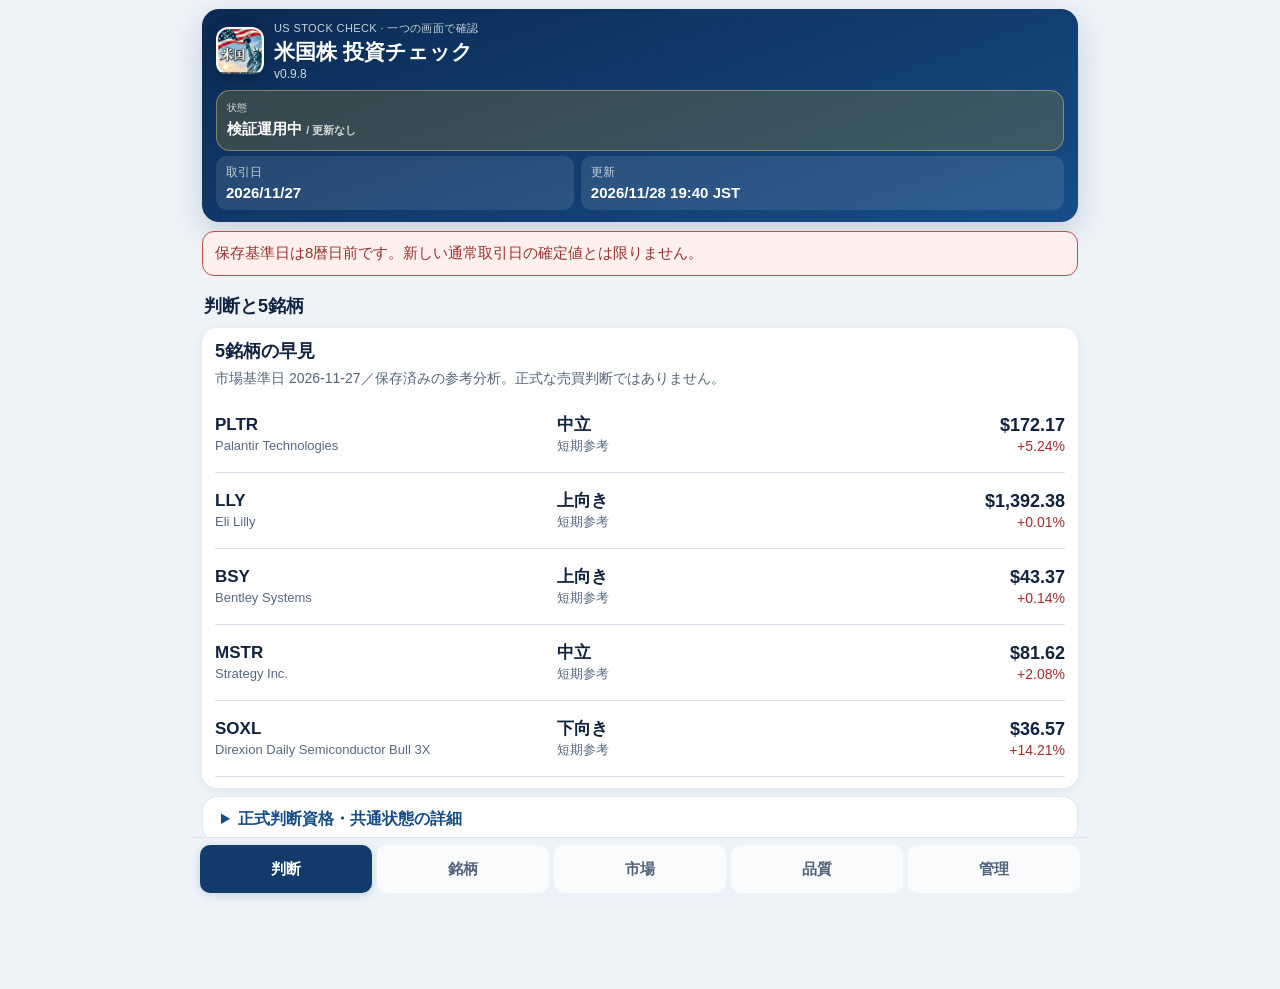
<file: docs/index.html>
<!doctype html>
<html lang="ja">
<head>
  <meta charset="utf-8">
  <meta name="viewport" content="width=device-width,initial-scale=1,viewport-fit=cover">
  <meta name="theme-color" content="#0b2a53">
  <meta name="apple-mobile-web-app-capable" content="yes">
  <meta name="apple-mobile-web-app-status-bar-style" content="default">
  <meta name="apple-mobile-web-app-title" content="米国株">
  <title>米国株 投資チェック</title>
  <link rel="manifest" href="./manifest.webmanifest">
  <link rel="apple-touch-icon" href="./icons/us-stock-icon.png">
  <link rel="icon" href="./icons/us-stock-icon.png" type="image/png">
  <link rel="stylesheet" href="./style.css?v=0.9.8">
</head>
<body>
  <main class="app unified-root">
    <header class="hero" id="top">
      <div class="hero-row">
        <img class="app-icon" src="./icons/us-stock-icon.png" alt="米国株アプリ">
        <div class="hero-title">
          <div class="eyebrow">US STOCK CHECK · 一つの画面で確認</div>
          <h1>米国株 投資チェック</h1>
          <div id="version" class="version">v0.9.8</div>
        </div>
      </div>

      <div class="status-compact">
        <div id="stateBox" class="status-box status-primary">
          <span>状態</span>
          <strong id="appState">準備中</strong>
        </div>
        <div class="status-meta">
          <div><span>取引日</span><strong id="tradeDate">—</strong></div>
          <div><span>更新</span><strong id="updatedAt">—</strong></div>
        </div>
      </div>
    </header>
    <div id="unifiedNotice" class="unified-notice" role="alert" hidden></div>


    <div id="tab-overview" class="tab-panel" role="tabpanel" aria-labelledby="tabbtn-overview" data-tab-panel="overview">

      <section id="overviewSection">
        <h2>判断と5銘柄</h2>
        <div id="digest" class="card muted">最新データを読み込み中です。</div>
      </section>
      <details class="app-disclosure unified-common-details"><summary>正式判断資格・共通状態の詳細</summary>
      <section id="commonSection" class="hidden">
        <h2>判断可否</h2>
        <div id="commonDigest" class="card"></div>
      </section>
      </details>
    </div>

    <div id="tab-stocks" class="tab-panel" role="tabpanel" aria-labelledby="tabbtn-stocks" data-tab-panel="stocks" hidden>
      <section id="stocksSection">
        <h2>対象銘柄</h2>
        <div id="stocks" class="cards"></div>
      </section>
    </div>

    <div id="tab-market" class="tab-panel" role="tabpanel" aria-labelledby="tabbtn-market" data-tab-panel="market" hidden>
      <section id="marketSection">
        <h2>市場環境</h2>
        <div id="market" class="cards compact"></div>
        <details id="marketChartsDetails" class="app-disclosure hidden">
          <summary>市場環境の28日チャートを見る</summary>
          <div class="disclosure-body">
            <div id="marketCharts" class="market-chart-list"></div>
            <p>横線＝値の目安、縦の点線＝日曜始まりの週区切り。欠損日は補完せず、取得済みデータだけを実際の日付位置に表示します。</p>
          </div>
        </details>
        <details class="app-disclosure">
          <summary>市場環境の見方</summary>
          <div class="disclosure-body">市場環境は個別銘柄の背景確認用です。この表示だけで正式な売買判断を変更しません。</div>
        </details>
      </section>
    </div>

    <div id="tab-quality" class="tab-panel" role="tabpanel" aria-labelledby="tabbtn-quality" data-tab-panel="quality" hidden>
      <section id="qualitySection">
        <h2>データ品質</h2>
        <div id="quality" class="card"></div>
        <details class="app-disclosure">
          <summary>データ品質の見方</summary>
          <div class="disclosure-body">
            <div class="legend-row"><span class="quality-pill pass">正常</span><span>確認済み・正常</span></div>
            <div class="legend-row"><span class="quality-pill pending">確認待ち</span><span>独立確認待ち。主データの確定値は利用可能</span></div>
            <div class="legend-row"><span class="quality-pill fail">要確認</span><span>確認が必要</span></div>
          </div>
        </details>
      </section>

      <section id="noticesSection" class="hidden">
        <h2>確認事項</h2>
        <div id="notices" class="card notice-card"></div>
      </section>

    </div>

    <div id="tab-manage" class="tab-panel" role="tabpanel" aria-labelledby="tabbtn-manage" data-tab-panel="manage" hidden>
      <section id="unifiedManageSection">
        <h2>管理・更新</h2>
        <div class="card unified-manage">
          <p>現在の公開済みJSONを再取得します。取得・計算ワークフローや発注は実行しません。</p>
          <button id="refreshButton" class="refresh-button" type="button"><span class="refresh-icon">↻</span> 公開データを再読込</button>
          <div id="refreshNote" class="refresh-note">公開された保存値を再読込します。</div>
          <div class="recheck-meta">
            <div><span>次回自動確認目安</span><strong id="recheckAt">—</strong></div>
            <div><span>予備確認目安</span><strong id="backupRecheckAt">—</strong></div>
          </div>
          <p class="recheck-note">06:30 / 08:00 / 11:30 JSTは予定時刻であり、取引終了・データ確定の証拠ではありません。</p>
          <p>5タブ統合候補は通常版の既存データ4JSONだけを読み込みます。250本履歴を10月16日固定版から混在させません。</p>
        </div>
      </section>
      <section id="validationSection">
        <h2>モデル検証</h2>
        <div id="modelValidation" class="card muted">Point-in-Time検証データ待ちです。</div>
      </section>
    </div>

    <footer>
      検証運用 / 自動売買なし<br>
      <span class="footer-sub">表示は定量監視用。売買判断は他の確認項目と併用。</span>
    </footer>
  </main>

  <nav class="bottom-nav" role="tablist" aria-label="主要画面">
    <button id="tabbtn-overview" type="button" role="tab" aria-selected="true" aria-controls="tab-overview" data-tab="overview" class="active">判断</button>
    <button id="tabbtn-stocks" type="button" role="tab" aria-selected="false" aria-controls="tab-stocks" data-tab="stocks">銘柄</button>
    <button id="tabbtn-market" type="button" role="tab" aria-selected="false" aria-controls="tab-market" data-tab="market">市場</button>
    <button id="tabbtn-quality" type="button" role="tab" aria-selected="false" aria-controls="tab-quality" data-tab="quality">品質</button>
    <button id="tabbtn-manage" type="button" role="tab" aria-selected="false" aria-controls="tab-manage" data-tab="manage">管理</button>
  </nav>

  <script src="./unified-ui.js?v=unified-candidate-1" defer></script>
  <script src="./app.js?v=0.9.8" defer></script>
</body>
</html>
</file>
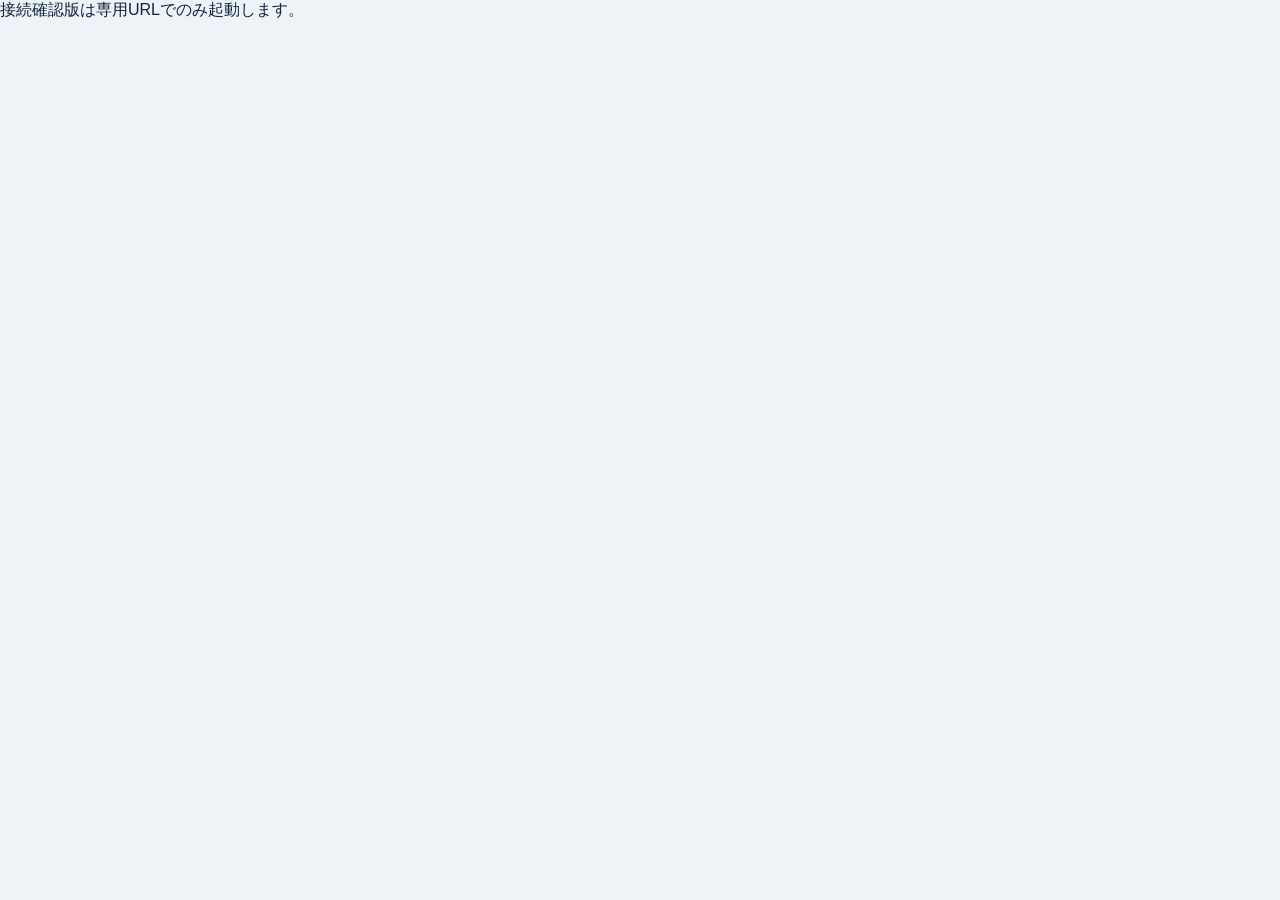
<file: docs/preview/connected/index.html>
<!doctype html>
<html lang="ja">
<head>
<meta charset="utf-8">
<meta name="viewport" content="width=device-width,initial-scale=1,viewport-fit=cover">
<meta name="robots" content="noindex,nofollow">
<meta name="referrer" content="no-referrer">
<meta name="theme-color" content="#0b2a53">
<title>米国アプリ UI確認版</title>
<style>
*{box-sizing:border-box}html,body{margin:0;width:100%;height:100%;font-family:-apple-system,BlinkMacSystemFont,"Segoe UI",sans-serif;color:#10233f;background:#eef3f8}
body{height:100vh;height:100dvh;display:flex;flex-direction:column;overflow:hidden;padding-bottom:env(safe-area-inset-bottom)}
header{flex:none;padding:calc(7px + env(safe-area-inset-top)) max(12px,env(safe-area-inset-right)) 7px max(12px,env(safe-area-inset-left));background:#fff5d9;border-bottom:1px solid #cfb979;font-size:13px;line-height:1.4}
header>div{display:flex;justify-content:space-between;align-items:center;gap:8px}header b{font-size:16px}header a{color:#174d87;min-height:32px;padding:5px 2px}header p{margin:2px 0 0}#loading{font-size:16px;padding:18px;margin:0}iframe{display:block;flex:1;min-height:0;width:100%;border:0;background:#eef3f8}[hidden]{display:none!important}
dialog{width:min(680px,94vw);max-height:88dvh;overflow:auto;border:1px solid #9bb0c8;border-radius:16px;padding:18px}dialog::backdrop{background:#10233f88}dialog h2{font-size:20px}dialog textarea{display:block;width:100%;min-height:230px;font-size:14px;line-height:1.5}dialog button,dialog a{display:inline-block;min-height:44px;padding:12px;margin:8px 4px 8px 0;font-size:15px}dialog select{display:block;width:100%;min-height:44px;font-size:16px;margin:8px 0}dialog button{max-width:100%;white-space:normal}dialog p{font-size:14px;line-height:1.6}header{max-height:48dvh;overflow-y:auto}header summary,header button{min-height:44px;font:inherit}#connectedState{font-weight:700}@media(orientation:landscape) and (max-height:500px){header{padding-top:2px;padding-bottom:2px}header p{margin:0}header>div{min-height:28px}}header.usm-header{position:relative;padding-top:calc(4px + env(safe-area-inset-top));padding-bottom:4px;font-size:14px;max-height:45dvh}header.usm-header>div{padding-right:100px;min-height:32px}header.usm-header b{font-size:16px}header.usm-header a{min-height:44px;display:inline-flex;align-items:center}header.usm-header>details>summary{position:absolute;right:12px;top:calc(4px + env(safe-area-inset-top));min-height:44px;padding:10px 0;font-size:14px}header.usm-header p{line-height:1.45;font-size:14px}header.usm-header>details[open]{padding:8px 0}header.usm-header>details>p,header.usm-header>details>button{font-size:16px}.usm-purpose{color:#53637d}body{padding-left:env(safe-area-inset-left);padding-right:env(safe-area-inset-right)}@media(orientation:landscape) and (max-height:500px){header.usm-header{max-height:35dvh}.usm-purpose{margin:0}}</style>
<link rel="manifest" href="./manifest.webmanifest"><link rel="apple-touch-icon" href="./icons/us-stock-icon.png"><meta name="apple-mobile-web-app-title" content="米国接続確認"><meta name="apple-mobile-web-app-capable" content="yes"></head>
<body>
<header class="usm-header"><div><b>接続確認版・保存値</b><a href="/us-stock-check-web/" target="_top">通常版へ</a></div><p id="connectedState" role="status">データ確認中 / GPT停止</p><details><summary>版・更新操作</summary><button id="deliveryRefresh" type="button">配信データを再読込</button><p id="deliveryState" role="status"></p><p>再読込は配信済みデータの照合です。市場取得の実行や最新価格の保証ではありません。</p><p>ホーム画面名：米国接続確認。通常アプリの削除・保存データ消去は不要です。</p></details></header>
<p id="loading" role="status">確認用画面を読み込んでいます。</p>
<iframe id="previewFrame" title="米国株5画面のUI確認版" sandbox="allow-scripts" referrerpolicy="no-referrer" hidden></iframe>
<dialog id="consultDialog" aria-labelledby="consultTitle"><button id="consultClose" type="button">閉じる</button><h2 id="consultTitle"></h2>
<p>① 要点をコピー → ② 全文を保存 → ③ ChatGPTへ貼り付け・添付してください。添付できない場合は分割コピーを使えます。</p>
<details><summary>収録範囲と不足しているデータ</summary><p>収録：読込済み公開データの指標・一部財務・観測終値・一致検証済みOHLCV（最大250本）・取得元・入力ハッシュ。未収録：完全な計算履歴、共通snapshot全文、内部ログ、計算コード、個人記録。「全文」は相談用に収録した範囲の全文です。</p></details>
<label for="consultView">コピーする内容</label><select id="consultView"></select><p id="consultCount"></p>
<label for="consultText">内容確認・手動コピー</label><textarea id="consultText" readonly></textarea>
<button id="consultCopy" type="button">表示内容をコピー（8,000文字以内）</button><button id="consultSave" type="button">相談データ全文を保存</button>
<a href="https://chatgpt.com/" target="_blank" rel="noopener noreferrer">ChatGPTを開く</a><p id="consultStatus" role="status" aria-live="polite"></p><p>表示中の配信版のデータです。自動送信・自動添付はしません。</p></dialog>
<noscript>JavaScriptを有効にしてSafariで開いてください。</noscript>
<script src="./preview-adapter.js" defer></script><script src="./delivery.js" defer></script><script src="./storage.js" defer></script><script src="./candidate.js" defer></script>
<script src="./sw-register.js" defer></script></body></html>
</file>
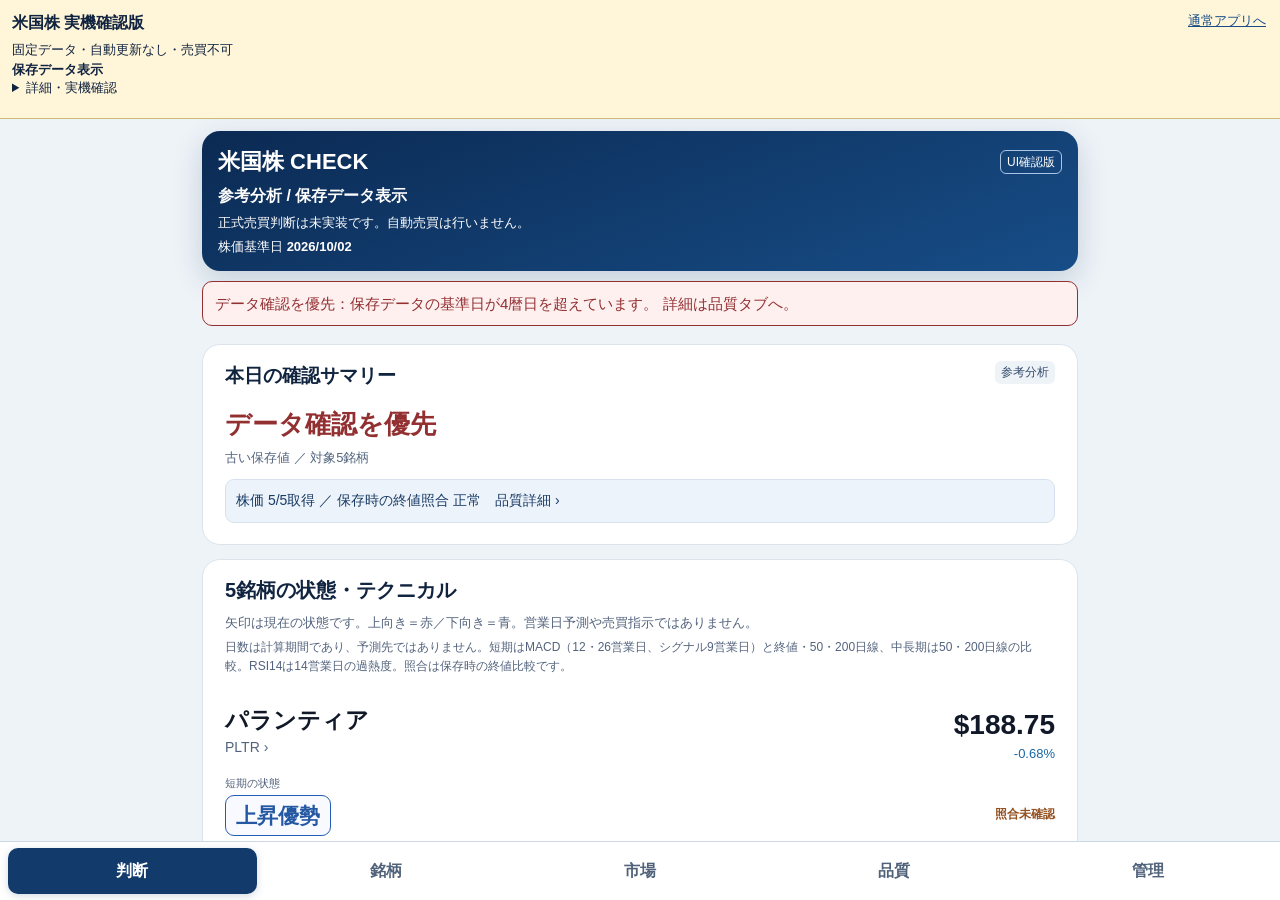
<file: docs/preview/device/index.html>
<!doctype html>
<html lang="ja">
<head>
<meta charset="utf-8">
<meta name="viewport" content="width=device-width,initial-scale=1,viewport-fit=cover">
<meta name="robots" content="noindex,nofollow">
<meta name="referrer" content="no-referrer">
<meta name="theme-color" content="#0b2a53">
<title>米国アプリ UI確認版</title>
<style>
*{box-sizing:border-box}html,body{margin:0;width:100%;height:100%;font-family:-apple-system,BlinkMacSystemFont,"Segoe UI",sans-serif;color:#10233f;background:#eef3f8}
body{height:100vh;height:100dvh;display:flex;flex-direction:column;overflow:hidden;padding-bottom:env(safe-area-inset-bottom)}
header{flex:none;padding:calc(7px + env(safe-area-inset-top)) max(12px,env(safe-area-inset-right)) 7px max(12px,env(safe-area-inset-left));background:#fff5d9;border-bottom:1px solid #cfb979;font-size:13px;line-height:1.4}
header>div{display:flex;justify-content:space-between;align-items:center;gap:8px}header b{font-size:16px}header a{color:#174d87;min-height:32px;padding:5px 2px}header p{margin:2px 0 0}#loading{font-size:16px;padding:18px;margin:0}iframe{display:block;flex:1;min-height:0;width:100%;border:0;background:#eef3f8}[hidden]{display:none!important}
dialog{width:min(680px,94vw);max-height:88dvh;overflow:auto;border:1px solid #9bb0c8;border-radius:16px;padding:18px}dialog::backdrop{background:#10233f88}dialog h2{font-size:20px}dialog textarea{display:block;width:100%;min-height:230px;font-size:14px;line-height:1.5}dialog button,dialog a{display:inline-block;min-height:44px;padding:12px;margin:8px 4px 8px 0;font-size:15px}dialog select{display:block;width:100%;min-height:44px;font-size:16px;margin:8px 0}dialog button{max-width:100%;white-space:normal}dialog p{font-size:14px;line-height:1.6}header{max-height:50dvh;overflow-y:auto}header summary{min-height:32px;cursor:pointer}#deliverySummary{font-weight:700}header button{min-height:44px;font:inherit} @media(orientation:landscape) and (max-height:500px){header{padding-top:2px;padding-bottom:2px;font-size:12px;line-height:1.25}header b{font-size:14px}header>div{min-height:26px}header a{min-height:26px;padding:3px 2px}header summary{min-height:26px}header p{margin:0}header details[open]{padding-bottom:8px}}</style>
<link rel="manifest" href="./manifest.webmanifest"></head>
<body>
<header><div><b>米国株 実機確認版</b><a href="https://nakayama2536-happy.github.io/us-stock-check-web/" target="_top">通常アプリへ</a></div><p>固定データ・自動更新なし・売買不可</p><p id="deliverySummary" role="status">データ確認中／GPT停止</p><details id="deviceDetails"><summary>詳細・実機確認</summary><p>10/4 23:37 JST生成。株価基準日2026-10-02。</p><button id="deliveryRefresh" type="button">公開データを再読込</button><p id="deliveryState"></p><p>① Safariで5タブと250本表示を確認<br>② 共有から「ホーム画面に追加」、米国確認を起動<br>③ 通信を切り、閉じて再起動。保存版・GPT停止を確認後、通信を戻す</p><p id="deviceStatus"></p><p>通常アプリの削除・データ消去は不要です。実機の合否は別記録です。</p></details></header>
<p id="loading" role="status">確認用画面を読み込んでいます。</p>
<iframe id="previewFrame" title="米国株5画面のUI確認版" sandbox="allow-scripts" referrerpolicy="no-referrer" hidden></iframe>
<dialog id="consultDialog" aria-labelledby="consultTitle"><button id="consultClose" type="button">閉じる</button><h2 id="consultTitle"></h2>
<p>① 要点をコピー → ② 全文を保存 → ③ ChatGPTへ貼り付け・添付してください。添付できない場合は分割コピーを使えます。</p>
<details><summary>収録範囲と不足しているデータ</summary><p>収録：読込済み公開データの指標・一部財務・観測終値・一致検証済みOHLCV（最大250本）・取得元・入力ハッシュ。未収録：完全な計算履歴、共通snapshot全文、内部ログ、計算コード、個人記録。「全文」は相談用に収録した範囲の全文です。</p></details>
<label for="consultView">コピーする内容</label><select id="consultView"></select><p id="consultCount"></p>
<label for="consultText">内容確認・手動コピー</label><textarea id="consultText" readonly></textarea>
<button id="consultCopy" type="button">表示内容をコピー（8,000文字以内）</button><button id="consultSave" type="button">相談データ全文を保存</button>
<a href="https://chatgpt.com/" target="_blank" rel="noopener noreferrer">ChatGPTを開く</a><p id="consultStatus" role="status" aria-live="polite"></p><p>表示中の配信版のデータです。自動送信・自動添付はしません。</p></dialog>
<noscript>JavaScriptを有効にしてSafariで開いてください。</noscript>
<script src="./preview-adapter.js" defer></script><script src="./delivery.js" defer></script><script src="./storage.js" defer></script><script src="./candidate.js" defer></script>
<script src="./sw-register.js" defer></script><script src="./device-status.js" defer></script></body></html>
</file>
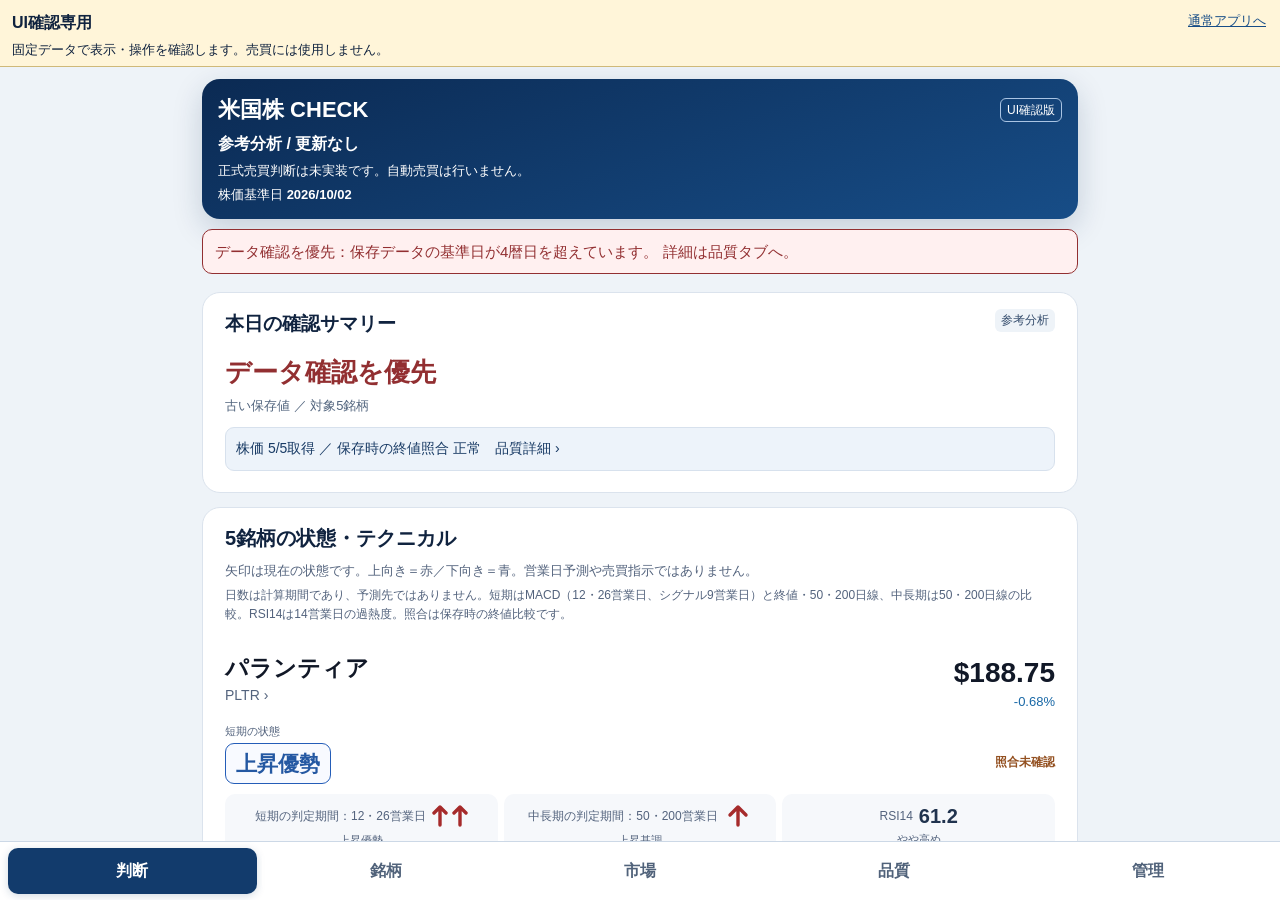
<file: docs/preview/s1/index.html>
<!doctype html>
<html lang="ja">
<head>
<meta charset="utf-8">
<meta name="viewport" content="width=device-width,initial-scale=1,viewport-fit=cover">
<meta name="robots" content="noindex,nofollow">
<meta name="referrer" content="no-referrer">
<meta name="theme-color" content="#0b2a53">
<title>米国アプリ UI確認版</title>
<style>
*{box-sizing:border-box}html,body{margin:0;width:100%;height:100%;font-family:-apple-system,BlinkMacSystemFont,"Segoe UI",sans-serif;color:#10233f;background:#eef3f8}
body{height:100vh;height:100dvh;display:flex;flex-direction:column;overflow:hidden;padding-bottom:env(safe-area-inset-bottom)}
header{flex:none;padding:calc(7px + env(safe-area-inset-top)) max(12px,env(safe-area-inset-right)) 7px max(12px,env(safe-area-inset-left));background:#fff5d9;border-bottom:1px solid #cfb979;font-size:13px;line-height:1.4}
header>div{display:flex;justify-content:space-between;align-items:center;gap:8px}header b{font-size:16px}header a{color:#174d87;min-height:32px;padding:5px 2px}header p{margin:2px 0 0}#loading{font-size:16px;padding:18px;margin:0}iframe{display:block;flex:1;min-height:0;width:100%;border:0;background:#eef3f8}[hidden]{display:none!important}
dialog{width:min(680px,94vw);max-height:88dvh;overflow:auto;border:1px solid #9bb0c8;border-radius:16px;padding:18px}dialog::backdrop{background:#10233f88}dialog h2{font-size:20px}dialog textarea{display:block;width:100%;min-height:230px;font-size:14px;line-height:1.5}dialog button,dialog a{display:inline-block;min-height:44px;padding:12px;margin:8px 4px 8px 0;font-size:15px}dialog select{display:block;width:100%;min-height:44px;font-size:16px;margin:8px 0}dialog button{max-width:100%;white-space:normal}dialog p{font-size:14px;line-height:1.6}</style>
</head>
<body>
<header><div><b>UI確認専用</b><a href="../../" target="_top">通常アプリへ</a></div><p>固定データで表示・操作を確認します。売買には使用しません。</p></header>
<p id="loading" role="status">確認用画面を読み込んでいます。</p>
<iframe id="previewFrame" title="米国株5画面のUI確認版" sandbox="allow-scripts" referrerpolicy="no-referrer" hidden></iframe>
<dialog id="consultDialog" aria-labelledby="consultTitle"><button id="consultClose" type="button">閉じる</button><h2 id="consultTitle"></h2>
<p>① 要点をコピー → ② 全文を保存 → ③ ChatGPTへ貼り付け・添付してください。添付できない場合は分割コピーを使えます。</p>
<details><summary>収録範囲と不足しているデータ</summary><p>収録：固定公開データの指標・一部財務・観測終値・一致検証済みOHLCV（最大250本）・取得元・入力ハッシュ。未収録：完全な計算履歴、共通snapshot全文、内部ログ、計算コード、個人記録。「全文」は相談用に収録した範囲の全文です。</p></details>
<label for="consultView">コピーする内容</label><select id="consultView"></select><p id="consultCount"></p>
<label for="consultText">内容確認・手動コピー</label><textarea id="consultText" readonly></textarea>
<button id="consultCopy" type="button">表示内容をコピー（8,000文字以内）</button><button id="consultSave" type="button">相談データ全文を保存</button>
<a href="https://chatgpt.com/" target="_blank" rel="noopener noreferrer">ChatGPTを開く</a><p id="consultStatus" role="status" aria-live="polite"></p><p>固定データです。自動送信・自動添付はしません。</p></dialog>
<noscript>JavaScriptを有効にしてSafariで開いてください。</noscript>
<script src="./preview.js?v=jp-cards-5-scope-1" defer></script>
</body></html>
</file>
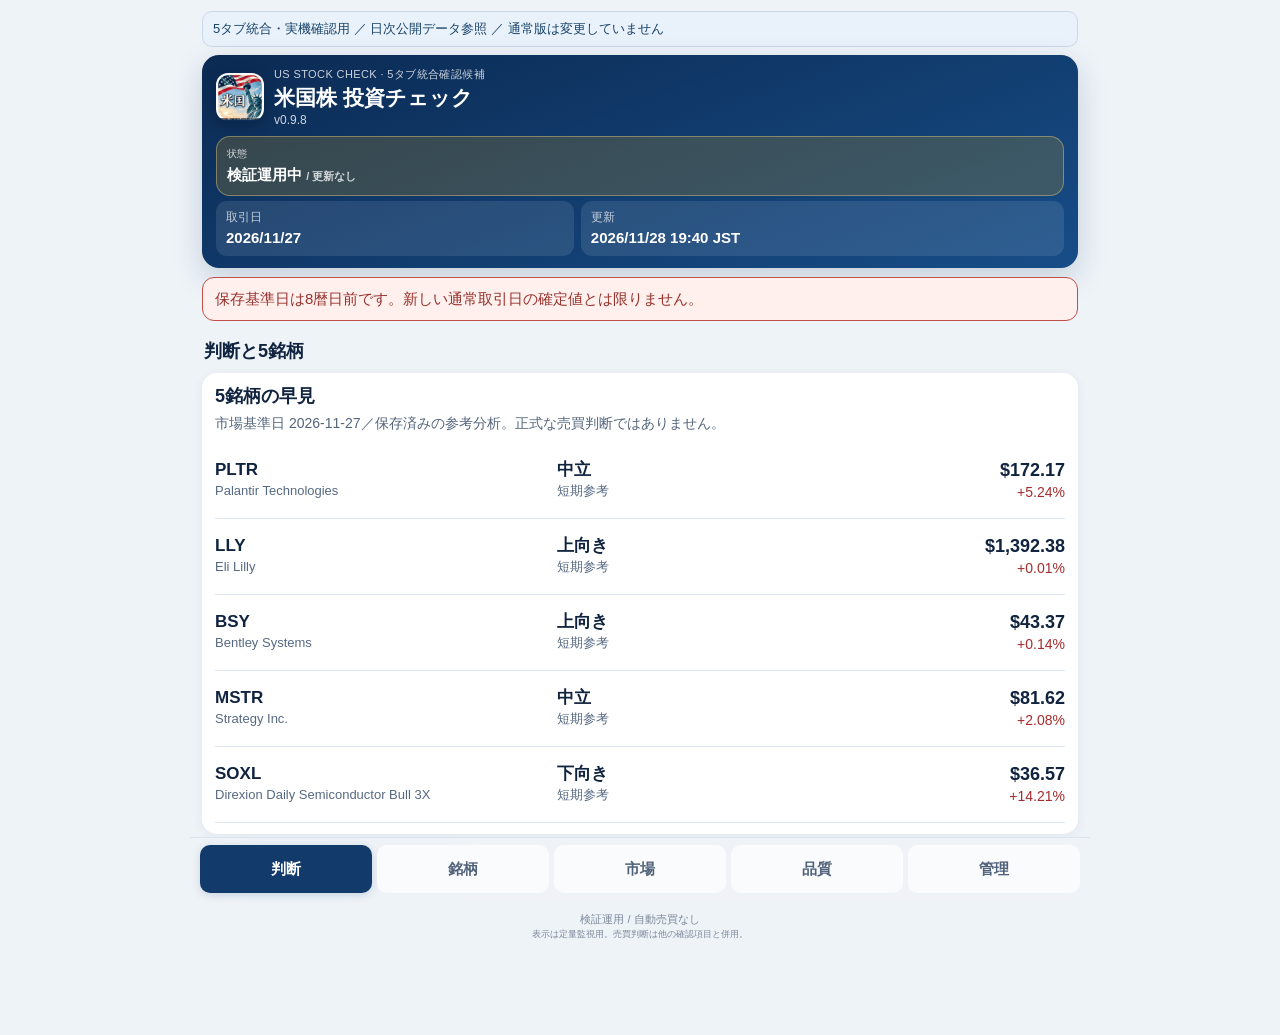
<file: docs/preview/unified-daily/index.html>
<!doctype html>
<html lang="ja">
<head>
  <meta charset="utf-8">
  <meta name="viewport" content="width=device-width,initial-scale=1,viewport-fit=cover">
  <meta name="theme-color" content="#0b2a53">
  <meta name="apple-mobile-web-app-capable" content="yes">
  <meta name="apple-mobile-web-app-status-bar-style" content="default">
  <meta name="apple-mobile-web-app-title" content="統合確認専用">
  <title>米国株 投資チェック</title>
  <link rel="apple-touch-icon" href="../../icons/us-stock-icon.png">
  <link rel="icon" href="../../icons/us-stock-icon.png" type="image/png">
  <link rel="stylesheet" href="./style.css?v=unified-review-20261027">
</head>
<body>
  <main class="app unified-root">
    <div class="unified-review-strip" role="note">5タブ統合・実機確認用 ／ 日次公開データ参照 ／ 通常版は変更していません</div>
    <header class="hero" id="top">
      <div class="hero-row">
        <img class="app-icon" src="../../icons/us-stock-icon.png" alt="米国株アプリ">
        <div class="hero-title">
          <div class="eyebrow">US STOCK CHECK · 5タブ統合確認候補</div>
          <h1>米国株 投資チェック</h1>
          <div id="version" class="version">v0.9.8</div>
        </div>
      </div>

      <div class="status-compact">
        <div id="stateBox" class="status-box status-primary">
          <span>状態</span>
          <strong id="appState">準備中</strong>
        </div>
        <div class="status-meta">
          <div><span>取引日</span><strong id="tradeDate">—</strong></div>
          <div><span>更新</span><strong id="updatedAt">—</strong></div>
        </div>
      </div>
    </header>
    <div id="unifiedNotice" class="unified-notice" role="alert" hidden></div>


    <div id="tab-overview" class="tab-panel" role="tabpanel" aria-labelledby="tabbtn-overview" data-tab-panel="overview">

      <section id="overviewSection">
        <h2>判断と5銘柄</h2>
        <div id="digest" class="card muted">最新データを読み込み中です。</div>
      </section>
      <details class="app-disclosure unified-common-details"><summary>正式判断資格・共通状態の詳細</summary>
      <section id="commonSection" class="hidden">
        <h2>判断可否</h2>
        <div id="commonDigest" class="card"></div>
      </section>
      </details>
    </div>

    <div id="tab-stocks" class="tab-panel" role="tabpanel" aria-labelledby="tabbtn-stocks" data-tab-panel="stocks" hidden>
      <section id="stocksSection">
        <h2>対象銘柄</h2>
        <div id="stocks" class="cards"></div>
      </section>
    </div>

    <div id="tab-market" class="tab-panel" role="tabpanel" aria-labelledby="tabbtn-market" data-tab-panel="market" hidden>
      <section id="marketSection">
        <h2>市場環境</h2>
        <div id="market" class="cards compact"></div>
        <details id="marketChartsDetails" class="app-disclosure hidden">
          <summary>市場環境の28日チャートを見る</summary>
          <div class="disclosure-body">
            <div id="marketCharts" class="market-chart-list"></div>
            <p>横線＝値の目安、縦の点線＝日曜始まりの週区切り。欠損日は補完せず、取得済みデータだけを実際の日付位置に表示します。</p>
          </div>
        </details>
        <details class="app-disclosure">
          <summary>市場環境の見方</summary>
          <div class="disclosure-body">市場環境は個別銘柄の背景確認用です。この表示だけで正式な売買判断を変更しません。</div>
        </details>
      </section>
    </div>

    <div id="tab-quality" class="tab-panel" role="tabpanel" aria-labelledby="tabbtn-quality" data-tab-panel="quality" hidden>
      <section id="qualitySection">
        <h2>データ品質</h2>
        <div id="quality" class="card"></div>
        <details class="app-disclosure">
          <summary>データ品質の見方</summary>
          <div class="disclosure-body">
            <div class="legend-row"><span class="quality-pill pass">正常</span><span>確認済み・正常</span></div>
            <div class="legend-row"><span class="quality-pill pending">確認待ち</span><span>独立確認待ち。主データの確定値は利用可能</span></div>
            <div class="legend-row"><span class="quality-pill fail">要確認</span><span>確認が必要</span></div>
          </div>
        </details>
      </section>

      <section id="noticesSection" class="hidden">
        <h2>確認事項</h2>
        <div id="notices" class="card notice-card"></div>
      </section>

    </div>

    <div id="tab-manage" class="tab-panel" role="tabpanel" aria-labelledby="tabbtn-manage" data-tab-panel="manage" hidden>
      <section id="unifiedManageSection">
        <h2>管理・更新</h2>
        <div class="card unified-manage">
          <p>現在の公開済みJSONを再取得します。取得・計算ワークフローや発注は実行しません。</p>
          <button id="refreshButton" class="refresh-button" type="button"><span class="refresh-icon">↻</span> 公開データを再読込</button>
          <div id="refreshNote" class="refresh-note">公開された保存値を再読込します。</div>
          <div class="recheck-meta">
            <div><span>次回自動確認目安</span><strong id="recheckAt">—</strong></div>
            <div><span>予備確認目安</span><strong id="backupRecheckAt">—</strong></div>
          </div>
          <p class="recheck-note">06:30 / 08:00 / 11:30 JSTは予定時刻であり、取引終了・データ確定の証拠ではありません。</p>
          <p>このURLは統合画面の確認専用です。通常版の公開JSONを参照し、操作・自動売買・日次市場取得は実行しません。250本履歴は未接続です。</p>
        </div>
      </section>
      <section id="validationSection">
        <h2>モデル検証</h2>
        <div id="modelValidation" class="card muted">Point-in-Time検証データ待ちです。</div>
      </section>
    </div>

    <footer>
      検証運用 / 自動売買なし<br>
      <span class="footer-sub">表示は定量監視用。売買判断は他の確認項目と併用。</span>
    </footer>
  </main>

  <nav class="bottom-nav" role="tablist" aria-label="主要画面">
    <button id="tabbtn-overview" type="button" role="tab" aria-selected="true" aria-controls="tab-overview" data-tab="overview" class="active">判断</button>
    <button id="tabbtn-stocks" type="button" role="tab" aria-selected="false" aria-controls="tab-stocks" data-tab="stocks">銘柄</button>
    <button id="tabbtn-market" type="button" role="tab" aria-selected="false" aria-controls="tab-market" data-tab="market">市場</button>
    <button id="tabbtn-quality" type="button" role="tab" aria-selected="false" aria-controls="tab-quality" data-tab="quality">品質</button>
    <button id="tabbtn-manage" type="button" role="tab" aria-selected="false" aria-controls="tab-manage" data-tab="manage">管理</button>
  </nav>

  <script src="./unified-ui.js?v=unified-review-20261027-rev2" defer></script>
  <script src="./app.js?v=unified-review-20261027-rev2" defer></script>
</body>
</html>
</file>
<file: docs/style.css>
:root{
  font-family:-apple-system,BlinkMacSystemFont,"Segoe UI",sans-serif;
  color:#10233f;background:#eef3f8
}
*{box-sizing:border-box}
body{margin:0}
.app{max-width:900px;margin:0 auto;padding:16px 14px 98px}
.hero{
  background:linear-gradient(160deg,#0b2a53,#174d87);
  color:#fff;border-radius:24px;padding:18px;
  box-shadow:0 10px 30px rgba(11,42,83,.18)
}
.hero-row{display:flex;gap:14px;align-items:center}
.hero-title{min-width:0}
.app-icon{width:72px;height:72px;border-radius:18px;box-shadow:0 4px 16px rgba(0,0,0,.22)}
.eyebrow{font-size:11px;letter-spacing:.13em;opacity:.78}
h1{font-size:25px;margin:4px 0 2px}
.version{font-size:12px;opacity:.8}
.status-grid{display:grid;grid-template-columns:repeat(3,1fr);gap:8px;margin-top:18px}
.status-box{background:rgba(255,255,255,.11);padding:10px;border-radius:14px;border:1px solid transparent}
.status-box span{display:block;font-size:10px;opacity:.78;margin-bottom:4px}
.status-box strong{font-size:13px;line-height:1.35}
.status-box.state-normal{background:rgba(36,153,86,.24);border-color:rgba(153,235,181,.45)}
.status-box.state-nochange{background:rgba(203,157,31,.22);border-color:rgba(255,224,133,.38)}
.status-box.state-hold{background:rgba(183,50,50,.28);border-color:rgba(255,165,165,.44)}
.status-message{margin:12px 2px 0;font-size:12px;opacity:.94;line-height:1.45}
section{margin-top:22px}
h2{font-size:17px;margin:0 0 10px}
.cards{display:grid;grid-template-columns:repeat(2,1fr);gap:10px}
.card{background:#fff;border-radius:17px;padding:14px;box-shadow:0 2px 12px rgba(16,35,63,.06)}
.card.muted{color:#66758a}
.stock-head{display:flex;justify-content:space-between;gap:8px;align-items:flex-start}
.ticker{font-size:20px;font-weight:750}
.name{font-size:11px;color:#728096}
.price{font-size:21px;font-weight:720;margin-top:8px}
.delta{font-size:12px;margin-top:3px}
.delta.up{color:#a62b2b}
.delta.down{color:#1968a6}
.delta.flat{color:#66758a}
.signal-summary{display:grid;grid-template-columns:repeat(3,1fr);gap:6px;margin-top:11px}
.signal-item{background:#eef3f8;border-radius:10px;padding:8px 7px;min-width:0;border:1px solid transparent}
.signal-label{display:block;color:#718096;font-size:8px;margin-bottom:3px}
.signal-item strong{display:block;font-size:10px;line-height:1.25;white-space:nowrap;overflow:hidden;text-overflow:ellipsis}
.signal-positive{background:#eaf6ef;color:#1c6b40;border-color:#d9eee2}
.signal-caution{background:#fff7df;color:#7d6413;border-color:#f3e8bc}
.signal-negative{background:#edf5fb;color:#245f8f;border-color:#dceaf5}
.signal-neutral{background:#eef3f8;color:#50627a;border-color:#e3eaf1}
.signal-item.signal-positive .signal-label,.signal-item.signal-caution .signal-label,.signal-item.signal-negative .signal-label,.signal-item.signal-neutral .signal-label{color:inherit;opacity:.72}
.technical-details{margin-top:8px}
.technical-details summary{cursor:pointer;list-style:none;color:#5e6d82;font-size:9px;font-weight:700;padding:4px 1px;display:flex;justify-content:space-between;align-items:center}
.technical-details summary::-webkit-details-marker{display:none}
.technical-details summary::after{content:"＋";font-size:13px;font-weight:500}
.technical-details[open] summary::after{content:"−"}
.meta{display:grid;grid-template-columns:1fr 1fr;gap:6px;margin-top:5px;font-size:11px}
.meta div{background:#f2f6fa;border-radius:10px;padding:7px}
.label{display:block;color:#718096;font-size:9px;margin-bottom:2px}
.badge,.quality-pill,.stage-pill{
  display:inline-block;padding:4px 8px;border-radius:999px;
  background:#e7eef7;font-size:10px;font-weight:700;white-space:nowrap
}
.badge.normal,.quality-pill.pass{background:#e8f5ee;color:#1c6b40}
.badge.hold,.quality-pill.fail{background:#fff1f1;color:#a02b2b}
.badge.nochange,.quality-pill.pending{background:#fff5d9;color:#7d6413}
.badge.shadow{background:#e9eff8;color:#163966}
.compact .card{padding:12px}

.quality-grid{display:grid;grid-template-columns:1fr 1fr;gap:8px}
.quality-item{background:#f2f6fa;border-radius:12px;padding:10px}
.quality-value{margin-top:5px;font-weight:700;font-size:13px}
.legend{margin-top:10px;padding:12px}
.legend-row{display:flex;align-items:center;gap:9px;font-size:11px;color:#5d6c81}
.legend-row+.legend-row{margin-top:8px}

.expand-panel{
  margin-top:12px;
  border-top:1px solid #e7edf4;
  padding-top:10px
}
.expand-panel summary{
  cursor:pointer;list-style:none;font-size:11px;font-weight:700;
  color:#31557f;display:flex;justify-content:space-between;align-items:center
}
.expand-panel summary::-webkit-details-marker{display:none}
.expand-panel summary::after{content:"＋";font-size:15px;font-weight:500}
.expand-panel[open] summary::after{content:"−"}

.level-grid,.growth-grid,.stage-grid{display:grid;grid-template-columns:1fr 1fr;gap:6px;margin-top:10px}
.level-item,.growth-item,.stage-item{background:#f7f9fc;border-radius:10px;padding:8px}
.level-value,.growth-value,.stage-value{font-size:12px;font-weight:700;margin-top:3px}
.range-wrap{margin-top:11px}
.range-labels{display:flex;justify-content:space-between;font-size:9px;color:#7c899b;margin-bottom:5px}
.range-track{position:relative;height:8px;background:#e4eaf1;border-radius:999px;overflow:hidden}
.range-fill{height:100%;background:#9eb6d1;border-radius:999px}
.range-note{margin-top:5px;font-size:10px;color:#6f7d91;line-height:1.45}

.completeness-track{height:8px;background:#e4eaf1;border-radius:999px;overflow:hidden;margin-top:7px}
.completeness-fill{height:100%;background:#9eb6d1;border-radius:999px}
.panel-note{font-size:10px;color:#6f7d91;line-height:1.5;margin-top:9px}
.health-a{background:#e8f5ee;color:#1c6b40}
.health-b{background:#fff5d9;color:#7d6413}
.health-c{background:#fff1f1;color:#a02b2b}
.health-na{background:#edf1f6;color:#5e6d82}

.stage-sell{background:#fff0e8;color:#9b4c15}
.stage-buy{background:#e9f1fb;color:#24588c}
.stage-phase{background:#f5eefd;color:#68408a}
.alignment-row{display:flex;flex-wrap:wrap;gap:5px;margin-top:9px}
.alignment-chip{font-size:9px;padding:4px 7px;border-radius:999px;background:#eef3f8;color:#50627a}

.notice-card{font-size:12px;line-height:1.5}
.notice-list{margin:0;padding-left:18px}
.notice-list li+li{margin-top:6px}
.notice-warning{color:#7d6413}
.notice-error{color:#a02b2b}
.hidden{display:none}

footer{margin-top:24px;text-align:center;color:#7b8798;font-size:11px}
.footer-sub{font-size:9px}

@media(max-width:600px){
  .status-grid{grid-template-columns:1fr}
  .cards{grid-template-columns:1fr}
  h1{font-size:22px}
  .quality-grid,.level-grid,.growth-grid,.stage-grid{grid-template-columns:1fr 1fr}
}

.score-big{font-size:22px;font-weight:800;letter-spacing:-.02em}
.score-sub{font-size:9px;color:#718096;margin-top:2px}
.fund-grid{display:grid;grid-template-columns:1fr 1fr;gap:6px;margin-top:10px}
.fund-item{background:#f7f9fc;border-radius:10px;padding:8px}
.fund-value{font-size:12px;font-weight:700;margin-top:3px}
.axis-list{margin-top:10px;border-top:1px solid #e7edf4;padding-top:8px}
.axis-row{display:grid;grid-template-columns:1fr auto;gap:8px;align-items:center;padding:6px 0;font-size:10px}
.axis-row+.axis-row{border-top:1px solid #f0f3f7}
.axis-name{color:#5e6d82}
.axis-score{font-weight:800}
.axis-unverified{color:#8a96a6}
.source-note{margin-top:8px;font-size:9px;color:#7b8798;line-height:1.45}

.validation-head{display:flex;justify-content:space-between;gap:12px;align-items:flex-start}
.validation-pill{background:#e9f1fb;color:#24588c}
.validation-title{font-size:13px;font-weight:750;margin-top:7px}
.validation-events{font-size:11px;color:#718096;white-space:nowrap}
.validation-grid{display:grid;grid-template-columns:repeat(3,1fr);gap:7px;margin-top:12px}
.validation-item{background:#f2f6fa;border-radius:12px;padding:10px}
.validation-value{font-size:18px;font-weight:800;margin-top:4px}
.validation-note{margin-top:11px;padding:10px;border-radius:12px;background:#fff8e6;color:#6f5a18;font-size:10px;line-height:1.55}
.validation-list{margin-top:9px}
.validation-row{display:grid;grid-template-columns:60px 1fr auto;gap:8px;align-items:center;padding:7px 0;font-size:10px}
.validation-row+.validation-row{border-top:1px solid #edf1f5}
@media(max-width:600px){.validation-grid{grid-template-columns:1fr 1fr 1fr}.validation-value{font-size:16px}}

.maturity-text{font-size:9px;font-weight:750;color:#7d6413}
.maturity-box{margin-top:10px;padding:9px 10px;border-radius:11px;background:#f2f6fa;color:#50627a;font-size:10px;line-height:1.5}

.freshness-row{display:flex;flex-wrap:wrap;gap:6px;margin-top:11px}
.freshness-chip{font-size:9px;font-weight:700;padding:5px 8px;border-radius:999px}
.freshness-current{background:#e8f5ee;color:#1c6b40}
.freshness-due{background:#fff5d9;color:#7d6413}

.refresh-button{width:100%;margin-top:14px;border:0;border-radius:13px;padding:11px 14px;background:#fff;color:#123b6c;font-weight:800;font-size:13px;box-shadow:0 3px 12px rgba(0,0,0,.12)}
.refresh-button:active{transform:translateY(1px)}
.refresh-button:disabled{opacity:.65}
.refresh-icon{display:inline-block;font-size:16px;margin-right:5px;vertical-align:-1px}
.refreshing .refresh-icon{animation:refresh-spin .8s linear infinite}
@keyframes refresh-spin{to{transform:rotate(360deg)}}
.refresh-note{text-align:center;font-size:9px;opacity:.72;margin-top:6px}
.digest-head{display:flex;justify-content:space-between;align-items:center;gap:8px;font-size:11px;color:#64748b}
.digest-head strong{font-size:13px;color:#10233f}
.digest-stocks{display:grid;grid-template-columns:repeat(4,1fr);gap:7px;margin-top:11px}
.digest-stock{background:#f2f6fa;border-radius:12px;padding:9px;min-width:0}
.digest-ticker{font-size:12px;font-weight:800}
.digest-price{font-size:13px;font-weight:750;margin-top:4px}
.digest-change{font-size:10px;margin-top:2px}
.digest-change.up{color:#a62b2b}.digest-change.down{color:#1968a6}.digest-change.flat{color:#66758a}
.digest-signal{display:inline-block;font-size:8px;font-weight:750;margin-top:5px;padding:3px 6px;border-radius:999px;border:1px solid transparent}
.digest-sub{font-size:9px;color:#718096;margin-top:5px;white-space:nowrap;overflow:hidden;text-overflow:ellipsis}
.digest-foot{font-size:9px;color:#7b8798;margin-top:9px}
@media(max-width:600px){.digest-stocks{grid-template-columns:repeat(2,1fr)}}

/* v0.9.2 mobile readability */
.digest-date{font-size:15px;font-weight:800;color:#10233f}
.digest-market-count{font-size:10px;color:#66758a;margin-top:4px;font-weight:650}
.up-dot,.down-dot{display:inline-block;width:7px;height:7px;border-radius:50%;margin-right:3px}
.up-dot{background:#b23a3a}.down-dot{background:#2874ad}
.digest-quality{display:flex;gap:5px;align-items:flex-start}
.quality-labeled{display:flex;flex-direction:column;align-items:center;gap:3px}
.quality-labeled small{font-size:7px;font-weight:800;color:#8a96a6;letter-spacing:.05em}
.digest-foot{display:flex;justify-content:space-between;align-items:center}
.digest-foot strong{font-size:9px;color:#50627a}
@media(max-width:600px){
  .app{padding:12px 12px 32px}
  .hero{border-radius:22px;padding:15px}
  .hero-row{gap:11px}
  .app-icon{width:58px;height:58px;border-radius:15px}
  .eyebrow{font-size:9px}
  h1{font-size:20px;margin:2px 0}
  .version{font-size:10px}
  .status-grid{grid-template-columns:1fr 1fr;gap:7px;margin-top:13px}
  .status-box{padding:9px 10px;border-radius:12px}
  .status-box:first-child{grid-column:1 / -1}
  .status-box span{font-size:9px;margin-bottom:2px}
  .status-box strong{font-size:12px}
  .status-message{margin-top:9px;font-size:10px}
  .refresh-button{margin-top:10px;padding:10px 12px;font-size:12px}
  .refresh-note{font-size:8px;margin-top:4px}
  section{margin-top:18px}
  h2{font-size:18px;margin-bottom:8px}
  .card{border-radius:16px;padding:12px}
  .digest-head{align-items:flex-start}
  .digest-stocks{gap:8px;margin-top:10px}
  .digest-stock{padding:10px;border-radius:13px;border:1px solid #e7edf4}
  .digest-ticker{font-size:14px}
  .digest-price{font-size:15px;margin-top:3px}
  .digest-change{display:inline-block;font-size:11px;font-weight:750;margin-top:4px;padding:2px 6px;border-radius:7px}
  .digest-change.up{background:#fff0f0}
  .digest-change.down{background:#edf6fc}
  .digest-change.flat{background:#eef2f6}
  .digest-sub{font-size:9px;margin-top:6px}
  .digest-foot{margin-top:10px;padding-top:8px;border-top:1px solid #edf1f5}
}

/* v0.9.3 first-screen optimization */
.status-compact{margin-top:13px}
.status-primary{padding:9px 11px}
.status-meta{display:grid;grid-template-columns:1fr 1.35fr;gap:7px;margin-top:7px}
.status-meta>div{background:rgba(255,255,255,.10);border-radius:11px;padding:8px 10px;min-width:0}
.status-meta span{display:block;font-size:8px;opacity:.72;margin-bottom:2px}
.status-meta strong{display:block;font-size:10px;line-height:1.3;white-space:nowrap;overflow:hidden;text-overflow:ellipsis}
.digest-state{margin-top:9px;padding:7px 9px;border-radius:9px;font-size:9px;font-weight:700}
.digest-state-neutral{background:#f3f6f9;color:#627187}
.digest-state-warn{background:#fff5d9;color:#7d6413}
@media(max-width:600px){
  .hero{padding:13px 14px 12px}
  .hero-row{gap:10px}
  .app-icon{width:52px;height:52px;border-radius:14px}
  h1{font-size:19px}
  .status-compact{margin-top:11px}
  .status-primary{padding:8px 10px;border-radius:11px}
  .status-primary span{font-size:8px;margin-bottom:1px}
  .status-primary strong{font-size:11px}
  .status-meta{margin-top:6px;gap:6px}
  .status-meta>div{padding:7px 9px}
  .refresh-button{margin-top:8px;padding:9px 12px}
  .refresh-note{margin-top:3px}
  section{margin-top:15px}
  h2{font-size:17px;margin-bottom:7px}
  .digest-state{margin-top:8px}
}

/* v0.9.4 clarity */
@media(max-width:600px){
  .signal-summary{gap:5px;margin-top:9px}
  .signal-item{padding:7px 5px}
  .signal-label{font-size:7px}
  .signal-item strong{font-size:9px}
  .growth-item .score-sub{line-height:1.35}
}

/* v0.9.5 card density */
@media(max-width:600px){
  .technical-details{margin-top:6px}
  .technical-details summary{font-size:8px;padding:3px 1px}
  .digest-signal{font-size:8px;padding:2px 6px}
}

.common-head{display:flex;justify-content:space-between;gap:10px;align-items:flex-start}
.common-eyebrow{font-size:8px;letter-spacing:.1em;color:#718096;font-weight:800}
.common-title{font-size:15px;font-weight:800;margin-top:4px}
.common-pill{display:inline-flex;padding:5px 8px;border-radius:999px;font-size:9px;font-weight:800}
.common-grid{display:grid;grid-template-columns:repeat(4,1fr);gap:7px;margin-top:11px}
.common-metric{border-radius:11px;padding:8px;background:#f2f6fa;border:1px solid #e4eaf1}
.common-metric span{display:block;font-size:8px;opacity:.72}
.common-metric b{display:block;font-size:11px;margin-top:3px;overflow-wrap:anywhere}
.common-ok{background:#e8f5ee!important;color:#1c6b40!important;border-color:#d9eee2!important}
.common-warn{background:#fff5d9!important;color:#7d6413!important;border-color:#f3e8bc!important}
.common-ng{background:#fff1f1!important;color:#a02b2b!important;border-color:#f2dede!important}
.common-blocker{margin-top:10px;padding:9px 10px;border-radius:11px;background:#fff8e6;color:#6f5a18;font-size:10px;line-height:1.5}
.common-details{margin-top:10px;font-size:10px}
.common-details summary{cursor:pointer;color:#31557f;font-weight:800}
.common-stock-row{display:grid;grid-template-columns:56px 64px 1fr;gap:7px;align-items:center;padding:7px 0;border-top:1px solid #edf1f5}
.common-stock-row:first-of-type{margin-top:6px}
.common-stock-row>span{font-size:8px;font-weight:800;border-radius:999px;padding:3px 5px;text-align:center}
.common-stock-row small{color:#718096;line-height:1.35}
.common-time{margin-top:8px;font-size:8px;color:#7b8798;text-align:right}
@media(max-width:600px){
  .common-grid{grid-template-columns:repeat(2,1fr)}
  .common-stock-row{grid-template-columns:52px 60px 1fr}
}

/* Common UI alignment: progressive disclosure + fixed 28-day charts */
.app-disclosure{margin-top:10px;border:1px solid #dbe4ee;border-radius:13px;background:#fff;overflow:hidden}
.app-disclosure summary{cursor:pointer;padding:12px 13px;font-size:13px;font-weight:750;color:#31557f;line-height:1.45}
.disclosure-body{padding:0 13px 13px;font-size:12px;line-height:1.65;color:#66758a}
.compact-disclosure{margin-top:9px;background:#f7f9fc}
.compact-disclosure summary{font-size:12px;padding:10px 11px}
.market-chart-list{display:grid;gap:10px;margin-top:3px}
.market-chart-card{background:#f7f9fc;border:1px solid #e4eaf1;border-radius:12px;padding:10px}
.market-chart-head{display:flex;justify-content:space-between;gap:8px;align-items:baseline;margin-bottom:4px}
.market-chart-head b{font-size:12px}.market-chart-head span{font-size:10px;color:#718096}
.market-chart{display:block;width:100%;height:140px;overflow:visible}
.market-chart text{font-size:9px;fill:#718096}
.chart-grid{stroke:#dbe4ee;stroke-width:1}
.chart-week{stroke:#8797aa;stroke-width:1;stroke-dasharray:3 5;opacity:.8}
.chart-line{fill:none;stroke:#2f7dc0;stroke-width:2.2}
.history-wait{padding:22px;text-align:center;color:#8a96a6;font-size:12px}


/* v0.9.6 operational UI: Japan/India best practices */
.recheck-meta{display:grid;grid-template-columns:1fr 1fr;gap:7px;margin-top:7px}
.recheck-meta>div{background:rgba(255,255,255,.10);border-radius:11px;padding:8px 10px;min-width:0}
.recheck-meta span{display:block;font-size:8px;opacity:.72;margin-bottom:2px}
.recheck-meta strong{display:block;font-size:10px;line-height:1.3;white-space:nowrap;overflow:hidden;text-overflow:ellipsis}
.recheck-note{font-size:8px;line-height:1.45;opacity:.68;margin:5px 2px 0}

.freshness-details{margin-top:10px}
.freshness-list{display:grid;gap:0}
.freshness-row-item{display:grid;grid-template-columns:92px 1fr;gap:4px 10px;padding:8px 0;border-bottom:1px solid #e7edf4}
.freshness-row-item:last-child{border-bottom:0}
.freshness-row-item span{font-size:10px;color:#718096}
.freshness-row-item b{font-size:10px;color:#10233f;overflow-wrap:anywhere}
.freshness-row-item small{grid-column:2;font-size:9px;color:#8a96a6}

.notice-summary{font-size:10px;color:#66758a;margin-bottom:10px}
.notice-group{padding:10px 0;border-top:1px solid #e7edf4}
.notice-group:first-of-type{border-top:0}
.notice-group-head{display:flex;justify-content:space-between;gap:8px;align-items:center}
.notice-group-head b{font-size:12px;color:#5f4d15}
.notice-group-head span{font-size:9px;font-weight:800;background:#fff5d9;color:#7d6413;border-radius:999px;padding:3px 7px}
.notice-group p{font-size:10px;line-height:1.55;color:#66758a;margin:6px 0}
.notice-subjects{font-size:11px;font-weight:800;color:#10233f;margin-top:5px}
.notice-remedy{font-size:10px;line-height:1.55;background:#f7f9fc;border-radius:9px;padding:8px;color:#50627a}
.notice-remedy b{color:#31557f;margin-right:5px}
.notice-group.is-error .notice-group-head b{color:#a02b2b}
.notice-action-btn{display:block;margin-top:10px;padding:10px 12px;border-radius:11px;background:#123b6c;color:#fff;text-decoration:none;text-align:center;font-size:11px;font-weight:800}
.notice-action-note{font-size:8px;color:#8a96a6;line-height:1.5;text-align:center;margin-top:5px}

.bottom-nav{position:fixed;z-index:50;left:50%;bottom:0;transform:translateX(-50%);width:min(900px,100%);display:grid;grid-template-columns:repeat(4,1fr);gap:5px;padding:7px 10px calc(7px + env(safe-area-inset-bottom));background:rgba(238,243,248,.94);backdrop-filter:blur(16px);border-top:1px solid #dbe4ee}
.bottom-nav button{appearance:none;border:0;display:block;width:100%;text-align:center;color:#50627a;font:inherit;font-size:11px;font-weight:800;padding:9px 4px;border-radius:10px;background:rgba(255,255,255,.72)}
.bottom-nav button.active{background:#123b6c;color:#fff;box-shadow:0 2px 8px rgba(18,59,108,.18)}
.bottom-nav button:active{transform:translateY(1px)}
.bottom-nav button:focus-visible{outline:2px solid #2f7dc0;outline-offset:2px}
.tab-panel[hidden]{display:none!important}
.tab-panel{animation:tab-in .16s ease-out}
@keyframes tab-in{from{opacity:.35;transform:translateY(4px)}to{opacity:1;transform:none}}

@media(max-width:600px){
  .recheck-meta{gap:6px;margin-top:6px}
  .recheck-meta>div{padding:7px 9px}
  .recheck-meta strong{font-size:9px}
  .freshness-row-item{grid-template-columns:82px 1fr}
  .bottom-nav button{font-size:10px;padding:8px 3px}
}

/* v0.9.7 real tabs */
.tab-panel>section:first-child{margin-top:18px}
.tab-panel>section+section{margin-top:18px}


/* Future root-only 5-tab daily UI candidate. No data/cache/trade rule changes. */
.unified-root{padding:9px 12px calc(94px + env(safe-area-inset-bottom))}
.unified-root .hero{padding:12px 14px;border-radius:17px}
.unified-root .hero-row{gap:10px}
.unified-root .app-icon{width:48px;height:48px;border-radius:12px}
.unified-root h1{font-size:21px;line-height:1.3;margin:2px 0}
.unified-root .eyebrow{font-size:11px;letter-spacing:.035em}
.unified-root .status-compact{margin-top:9px}
.unified-root .status-meta{margin-top:5px}
.unified-root .status-box strong{font-size:15px}
.unified-root .status-meta strong{font-size:15px}
.unified-root .status-meta span{font-size:12px}
.unified-root section{margin-top:10px}
.unified-root section h2{font-size:18px;margin:10px 2px}
.unified-root .card{padding:11px 13px;border-radius:15px}
.unified-notice{padding:10px 12px;margin-top:9px;border:1px solid #c24e49;border-radius:12px;background:#fff0ed;color:#97312d;font-size:15px;line-height:1.5}
.unified-notice[hidden]{display:none}
.unified-summary h3{font-size:18px;margin:0 0 5px}
.unified-summary>p{font-size:14px;line-height:1.55;margin:3px 0 8px;color:#54657b}
.unified-rows{display:grid;gap:0}
.unified-row{appearance:none;display:grid;grid-template-columns:minmax(0,1.15fr) minmax(82px,.8fr) minmax(91px,.92fr);align-items:center;gap:8px;width:100%;min-height:76px;border:0;border-bottom:1px solid #dbe4ee;background:#fff;padding:9px 0;text-align:left;font:inherit;color:#10233f}
.unified-row:focus-visible{outline:3px solid #3579bb;outline-offset:-2px}
.unified-row:active{background:#f1f6fc}
.unified-name,.unified-signal,.unified-price{min-width:0}
.unified-row b{display:block;font-size:17px;line-height:1.35;overflow-wrap:anywhere}
.unified-name small,.unified-signal small{display:block;color:#566982;font-size:13px;line-height:1.45;overflow-wrap:anywhere}
.unified-price{text-align:right;font-variant-numeric:tabular-nums}
.unified-price b{white-space:nowrap;font-size:18px}
.unified-price small{display:block;font-size:14px;line-height:1.4}
.unified-price .up{color:#a62b2b}.unified-price .down{color:#1968a6}
.unified-legacy{margin-top:8px}
.unified-legacy>summary,.unified-common-details>summary{font-size:16px;min-height:44px;padding:10px 5px;color:#174d87;cursor:pointer}
.unified-legacy-body{padding:10px 0}
.unified-root .unified-common-details{margin-top:8px;background:#fff;border:1px solid #e1e7ee;border-radius:15px;padding:0 13px}
.unified-common-details #commonSection{margin-top:0}
.unified-root .unified-manage{display:grid;gap:8px}
.unified-root .unified-manage>p{font-size:15px;line-height:1.55;margin:0}
.unified-root .unified-manage .recheck-meta{display:grid;grid-template-columns:1fr 1fr;gap:6px}
.unified-root .unified-manage .refresh-button{min-height:46px}
.unified-root #stocks article:focus{outline:3px solid #3579bb;outline-offset:2px}
.bottom-nav{grid-template-columns:repeat(5,minmax(0,1fr))}
.bottom-nav button{min-height:48px;font-size:15px}
@media(max-width:600px){
  .bottom-nav button{min-height:49px;font-size:15px;padding:8px 1px}
  .unified-row{gap:6px}
  .unified-root .unified-manage .recheck-meta{grid-template-columns:1fr}
}
@media(max-width:359px){
  .unified-root{padding-left:8px;padding-right:8px}
  .unified-row{grid-template-columns:minmax(0,1fr) minmax(76px,.75fr) minmax(85px,.9fr);gap:4px}
  .unified-row b{font-size:15px}.unified-price b{font-size:16px}
}
@media(orientation:landscape) and (max-height:500px){
  .unified-root .hero{padding:8px 12px}
  .bottom-nav button{min-height:44px}
}
</file>
<file: docs/preview/unified-daily/style.css>
:root{
  font-family:-apple-system,BlinkMacSystemFont,"Segoe UI",sans-serif;
  color:#10233f;background:#eef3f8
}
*{box-sizing:border-box}
body{margin:0}
.app{max-width:900px;margin:0 auto;padding:16px 14px 98px}
.hero{
  background:linear-gradient(160deg,#0b2a53,#174d87);
  color:#fff;border-radius:24px;padding:18px;
  box-shadow:0 10px 30px rgba(11,42,83,.18)
}
.hero-row{display:flex;gap:14px;align-items:center}
.hero-title{min-width:0}
.app-icon{width:72px;height:72px;border-radius:18px;box-shadow:0 4px 16px rgba(0,0,0,.22)}
.eyebrow{font-size:11px;letter-spacing:.13em;opacity:.78}
h1{font-size:25px;margin:4px 0 2px}
.version{font-size:12px;opacity:.8}
.status-grid{display:grid;grid-template-columns:repeat(3,1fr);gap:8px;margin-top:18px}
.status-box{background:rgba(255,255,255,.11);padding:10px;border-radius:14px;border:1px solid transparent}
.status-box span{display:block;font-size:10px;opacity:.78;margin-bottom:4px}
.status-box strong{font-size:13px;line-height:1.35}
.status-box.state-normal{background:rgba(36,153,86,.24);border-color:rgba(153,235,181,.45)}
.status-box.state-nochange{background:rgba(203,157,31,.22);border-color:rgba(255,224,133,.38)}
.status-box.state-hold{background:rgba(183,50,50,.28);border-color:rgba(255,165,165,.44)}
.status-message{margin:12px 2px 0;font-size:12px;opacity:.94;line-height:1.45}
section{margin-top:22px}
h2{font-size:17px;margin:0 0 10px}
.cards{display:grid;grid-template-columns:repeat(2,1fr);gap:10px}
.card{background:#fff;border-radius:17px;padding:14px;box-shadow:0 2px 12px rgba(16,35,63,.06)}
.card.muted{color:#66758a}
.stock-head{display:flex;justify-content:space-between;gap:8px;align-items:flex-start}
.ticker{font-size:20px;font-weight:750}
.name{font-size:11px;color:#728096}
.price{font-size:21px;font-weight:720;margin-top:8px}
.delta{font-size:12px;margin-top:3px}
.delta.up{color:#a62b2b}
.delta.down{color:#1968a6}
.delta.flat{color:#66758a}
.signal-summary{display:grid;grid-template-columns:repeat(3,1fr);gap:6px;margin-top:11px}
.signal-item{background:#eef3f8;border-radius:10px;padding:8px 7px;min-width:0;border:1px solid transparent}
.signal-label{display:block;color:#718096;font-size:8px;margin-bottom:3px}
.signal-item strong{display:block;font-size:10px;line-height:1.25;white-space:nowrap;overflow:hidden;text-overflow:ellipsis}
.signal-positive{background:#eaf6ef;color:#1c6b40;border-color:#d9eee2}
.signal-caution{background:#fff7df;color:#7d6413;border-color:#f3e8bc}
.signal-negative{background:#edf5fb;color:#245f8f;border-color:#dceaf5}
.signal-neutral{background:#eef3f8;color:#50627a;border-color:#e3eaf1}
.signal-item.signal-positive .signal-label,.signal-item.signal-caution .signal-label,.signal-item.signal-negative .signal-label,.signal-item.signal-neutral .signal-label{color:inherit;opacity:.72}
.technical-details{margin-top:8px}
.technical-details summary{cursor:pointer;list-style:none;color:#5e6d82;font-size:9px;font-weight:700;padding:4px 1px;display:flex;justify-content:space-between;align-items:center}
.technical-details summary::-webkit-details-marker{display:none}
.technical-details summary::after{content:"＋";font-size:13px;font-weight:500}
.technical-details[open] summary::after{content:"−"}
.meta{display:grid;grid-template-columns:1fr 1fr;gap:6px;margin-top:5px;font-size:11px}
.meta div{background:#f2f6fa;border-radius:10px;padding:7px}
.label{display:block;color:#718096;font-size:9px;margin-bottom:2px}
.badge,.quality-pill,.stage-pill{
  display:inline-block;padding:4px 8px;border-radius:999px;
  background:#e7eef7;font-size:10px;font-weight:700;white-space:nowrap
}
.badge.normal,.quality-pill.pass{background:#e8f5ee;color:#1c6b40}
.badge.hold,.quality-pill.fail{background:#fff1f1;color:#a02b2b}
.badge.nochange,.quality-pill.pending{background:#fff5d9;color:#7d6413}
.badge.shadow{background:#e9eff8;color:#163966}
.compact .card{padding:12px}

.quality-grid{display:grid;grid-template-columns:1fr 1fr;gap:8px}
.quality-item{background:#f2f6fa;border-radius:12px;padding:10px}
.quality-value{margin-top:5px;font-weight:700;font-size:13px}
.legend{margin-top:10px;padding:12px}
.legend-row{display:flex;align-items:center;gap:9px;font-size:11px;color:#5d6c81}
.legend-row+.legend-row{margin-top:8px}

.expand-panel{
  margin-top:12px;
  border-top:1px solid #e7edf4;
  padding-top:10px
}
.expand-panel summary{
  cursor:pointer;list-style:none;font-size:11px;font-weight:700;
  color:#31557f;display:flex;justify-content:space-between;align-items:center
}
.expand-panel summary::-webkit-details-marker{display:none}
.expand-panel summary::after{content:"＋";font-size:15px;font-weight:500}
.expand-panel[open] summary::after{content:"−"}

.level-grid,.growth-grid,.stage-grid{display:grid;grid-template-columns:1fr 1fr;gap:6px;margin-top:10px}
.level-item,.growth-item,.stage-item{background:#f7f9fc;border-radius:10px;padding:8px}
.level-value,.growth-value,.stage-value{font-size:12px;font-weight:700;margin-top:3px}
.range-wrap{margin-top:11px}
.range-labels{display:flex;justify-content:space-between;font-size:9px;color:#7c899b;margin-bottom:5px}
.range-track{position:relative;height:8px;background:#e4eaf1;border-radius:999px;overflow:hidden}
.range-fill{height:100%;background:#9eb6d1;border-radius:999px}
.range-note{margin-top:5px;font-size:10px;color:#6f7d91;line-height:1.45}

.completeness-track{height:8px;background:#e4eaf1;border-radius:999px;overflow:hidden;margin-top:7px}
.completeness-fill{height:100%;background:#9eb6d1;border-radius:999px}
.panel-note{font-size:10px;color:#6f7d91;line-height:1.5;margin-top:9px}
.health-a{background:#e8f5ee;color:#1c6b40}
.health-b{background:#fff5d9;color:#7d6413}
.health-c{background:#fff1f1;color:#a02b2b}
.health-na{background:#edf1f6;color:#5e6d82}

.stage-sell{background:#fff0e8;color:#9b4c15}
.stage-buy{background:#e9f1fb;color:#24588c}
.stage-phase{background:#f5eefd;color:#68408a}
.alignment-row{display:flex;flex-wrap:wrap;gap:5px;margin-top:9px}
.alignment-chip{font-size:9px;padding:4px 7px;border-radius:999px;background:#eef3f8;color:#50627a}

.notice-card{font-size:12px;line-height:1.5}
.notice-list{margin:0;padding-left:18px}
.notice-list li+li{margin-top:6px}
.notice-warning{color:#7d6413}
.notice-error{color:#a02b2b}
.hidden{display:none}

footer{margin-top:24px;text-align:center;color:#7b8798;font-size:11px}
.footer-sub{font-size:9px}

@media(max-width:600px){
  .status-grid{grid-template-columns:1fr}
  .cards{grid-template-columns:1fr}
  h1{font-size:22px}
  .quality-grid,.level-grid,.growth-grid,.stage-grid{grid-template-columns:1fr 1fr}
}

.score-big{font-size:22px;font-weight:800;letter-spacing:-.02em}
.score-sub{font-size:9px;color:#718096;margin-top:2px}
.fund-grid{display:grid;grid-template-columns:1fr 1fr;gap:6px;margin-top:10px}
.fund-item{background:#f7f9fc;border-radius:10px;padding:8px}
.fund-value{font-size:12px;font-weight:700;margin-top:3px}
.axis-list{margin-top:10px;border-top:1px solid #e7edf4;padding-top:8px}
.axis-row{display:grid;grid-template-columns:1fr auto;gap:8px;align-items:center;padding:6px 0;font-size:10px}
.axis-row+.axis-row{border-top:1px solid #f0f3f7}
.axis-name{color:#5e6d82}
.axis-score{font-weight:800}
.axis-unverified{color:#8a96a6}
.source-note{margin-top:8px;font-size:9px;color:#7b8798;line-height:1.45}

.validation-head{display:flex;justify-content:space-between;gap:12px;align-items:flex-start}
.validation-pill{background:#e9f1fb;color:#24588c}
.validation-title{font-size:13px;font-weight:750;margin-top:7px}
.validation-events{font-size:11px;color:#718096;white-space:nowrap}
.validation-grid{display:grid;grid-template-columns:repeat(3,1fr);gap:7px;margin-top:12px}
.validation-item{background:#f2f6fa;border-radius:12px;padding:10px}
.validation-value{font-size:18px;font-weight:800;margin-top:4px}
.validation-note{margin-top:11px;padding:10px;border-radius:12px;background:#fff8e6;color:#6f5a18;font-size:10px;line-height:1.55}
.validation-list{margin-top:9px}
.validation-row{display:grid;grid-template-columns:60px 1fr auto;gap:8px;align-items:center;padding:7px 0;font-size:10px}
.validation-row+.validation-row{border-top:1px solid #edf1f5}
@media(max-width:600px){.validation-grid{grid-template-columns:1fr 1fr 1fr}.validation-value{font-size:16px}}

.maturity-text{font-size:9px;font-weight:750;color:#7d6413}
.maturity-box{margin-top:10px;padding:9px 10px;border-radius:11px;background:#f2f6fa;color:#50627a;font-size:10px;line-height:1.5}

.freshness-row{display:flex;flex-wrap:wrap;gap:6px;margin-top:11px}
.freshness-chip{font-size:9px;font-weight:700;padding:5px 8px;border-radius:999px}
.freshness-current{background:#e8f5ee;color:#1c6b40}
.freshness-due{background:#fff5d9;color:#7d6413}

.refresh-button{width:100%;margin-top:14px;border:0;border-radius:13px;padding:11px 14px;background:#fff;color:#123b6c;font-weight:800;font-size:13px;box-shadow:0 3px 12px rgba(0,0,0,.12)}
.refresh-button:active{transform:translateY(1px)}
.refresh-button:disabled{opacity:.65}
.refresh-icon{display:inline-block;font-size:16px;margin-right:5px;vertical-align:-1px}
.refreshing .refresh-icon{animation:refresh-spin .8s linear infinite}
@keyframes refresh-spin{to{transform:rotate(360deg)}}
.refresh-note{text-align:center;font-size:9px;opacity:.72;margin-top:6px}
.digest-head{display:flex;justify-content:space-between;align-items:center;gap:8px;font-size:11px;color:#64748b}
.digest-head strong{font-size:13px;color:#10233f}
.digest-stocks{display:grid;grid-template-columns:repeat(4,1fr);gap:7px;margin-top:11px}
.digest-stock{background:#f2f6fa;border-radius:12px;padding:9px;min-width:0}
.digest-ticker{font-size:12px;font-weight:800}
.digest-price{font-size:13px;font-weight:750;margin-top:4px}
.digest-change{font-size:10px;margin-top:2px}
.digest-change.up{color:#a62b2b}.digest-change.down{color:#1968a6}.digest-change.flat{color:#66758a}
.digest-signal{display:inline-block;font-size:8px;font-weight:750;margin-top:5px;padding:3px 6px;border-radius:999px;border:1px solid transparent}
.digest-sub{font-size:9px;color:#718096;margin-top:5px;white-space:nowrap;overflow:hidden;text-overflow:ellipsis}
.digest-foot{font-size:9px;color:#7b8798;margin-top:9px}
@media(max-width:600px){.digest-stocks{grid-template-columns:repeat(2,1fr)}}

/* v0.9.2 mobile readability */
.digest-date{font-size:15px;font-weight:800;color:#10233f}
.digest-market-count{font-size:10px;color:#66758a;margin-top:4px;font-weight:650}
.up-dot,.down-dot{display:inline-block;width:7px;height:7px;border-radius:50%;margin-right:3px}
.up-dot{background:#b23a3a}.down-dot{background:#2874ad}
.digest-quality{display:flex;gap:5px;align-items:flex-start}
.quality-labeled{display:flex;flex-direction:column;align-items:center;gap:3px}
.quality-labeled small{font-size:7px;font-weight:800;color:#8a96a6;letter-spacing:.05em}
.digest-foot{display:flex;justify-content:space-between;align-items:center}
.digest-foot strong{font-size:9px;color:#50627a}
@media(max-width:600px){
  .app{padding:12px 12px 32px}
  .hero{border-radius:22px;padding:15px}
  .hero-row{gap:11px}
  .app-icon{width:58px;height:58px;border-radius:15px}
  .eyebrow{font-size:9px}
  h1{font-size:20px;margin:2px 0}
  .version{font-size:10px}
  .status-grid{grid-template-columns:1fr 1fr;gap:7px;margin-top:13px}
  .status-box{padding:9px 10px;border-radius:12px}
  .status-box:first-child{grid-column:1 / -1}
  .status-box span{font-size:9px;margin-bottom:2px}
  .status-box strong{font-size:12px}
  .status-message{margin-top:9px;font-size:10px}
  .refresh-button{margin-top:10px;padding:10px 12px;font-size:12px}
  .refresh-note{font-size:8px;margin-top:4px}
  section{margin-top:18px}
  h2{font-size:18px;margin-bottom:8px}
  .card{border-radius:16px;padding:12px}
  .digest-head{align-items:flex-start}
  .digest-stocks{gap:8px;margin-top:10px}
  .digest-stock{padding:10px;border-radius:13px;border:1px solid #e7edf4}
  .digest-ticker{font-size:14px}
  .digest-price{font-size:15px;margin-top:3px}
  .digest-change{display:inline-block;font-size:11px;font-weight:750;margin-top:4px;padding:2px 6px;border-radius:7px}
  .digest-change.up{background:#fff0f0}
  .digest-change.down{background:#edf6fc}
  .digest-change.flat{background:#eef2f6}
  .digest-sub{font-size:9px;margin-top:6px}
  .digest-foot{margin-top:10px;padding-top:8px;border-top:1px solid #edf1f5}
}

/* v0.9.3 first-screen optimization */
.status-compact{margin-top:13px}
.status-primary{padding:9px 11px}
.status-meta{display:grid;grid-template-columns:1fr 1.35fr;gap:7px;margin-top:7px}
.status-meta>div{background:rgba(255,255,255,.10);border-radius:11px;padding:8px 10px;min-width:0}
.status-meta span{display:block;font-size:8px;opacity:.72;margin-bottom:2px}
.status-meta strong{display:block;font-size:10px;line-height:1.3;white-space:nowrap;overflow:hidden;text-overflow:ellipsis}
.digest-state{margin-top:9px;padding:7px 9px;border-radius:9px;font-size:9px;font-weight:700}
.digest-state-neutral{background:#f3f6f9;color:#627187}
.digest-state-warn{background:#fff5d9;color:#7d6413}
@media(max-width:600px){
  .hero{padding:13px 14px 12px}
  .hero-row{gap:10px}
  .app-icon{width:52px;height:52px;border-radius:14px}
  h1{font-size:19px}
  .status-compact{margin-top:11px}
  .status-primary{padding:8px 10px;border-radius:11px}
  .status-primary span{font-size:8px;margin-bottom:1px}
  .status-primary strong{font-size:11px}
  .status-meta{margin-top:6px;gap:6px}
  .status-meta>div{padding:7px 9px}
  .refresh-button{margin-top:8px;padding:9px 12px}
  .refresh-note{margin-top:3px}
  section{margin-top:15px}
  h2{font-size:17px;margin-bottom:7px}
  .digest-state{margin-top:8px}
}

/* v0.9.4 clarity */
@media(max-width:600px){
  .signal-summary{gap:5px;margin-top:9px}
  .signal-item{padding:7px 5px}
  .signal-label{font-size:7px}
  .signal-item strong{font-size:9px}
  .growth-item .score-sub{line-height:1.35}
}

/* v0.9.5 card density */
@media(max-width:600px){
  .technical-details{margin-top:6px}
  .technical-details summary{font-size:8px;padding:3px 1px}
  .digest-signal{font-size:8px;padding:2px 6px}
}

.common-head{display:flex;justify-content:space-between;gap:10px;align-items:flex-start}
.common-eyebrow{font-size:8px;letter-spacing:.1em;color:#718096;font-weight:800}
.common-title{font-size:15px;font-weight:800;margin-top:4px}
.common-pill{display:inline-flex;padding:5px 8px;border-radius:999px;font-size:9px;font-weight:800}
.common-grid{display:grid;grid-template-columns:repeat(4,1fr);gap:7px;margin-top:11px}
.common-metric{border-radius:11px;padding:8px;background:#f2f6fa;border:1px solid #e4eaf1}
.common-metric span{display:block;font-size:8px;opacity:.72}
.common-metric b{display:block;font-size:11px;margin-top:3px;overflow-wrap:anywhere}
.common-ok{background:#e8f5ee!important;color:#1c6b40!important;border-color:#d9eee2!important}
.common-warn{background:#fff5d9!important;color:#7d6413!important;border-color:#f3e8bc!important}
.common-ng{background:#fff1f1!important;color:#a02b2b!important;border-color:#f2dede!important}
.common-blocker{margin-top:10px;padding:9px 10px;border-radius:11px;background:#fff8e6;color:#6f5a18;font-size:10px;line-height:1.5}
.common-details{margin-top:10px;font-size:10px}
.common-details summary{cursor:pointer;color:#31557f;font-weight:800}
.common-stock-row{display:grid;grid-template-columns:56px 64px 1fr;gap:7px;align-items:center;padding:7px 0;border-top:1px solid #edf1f5}
.common-stock-row:first-of-type{margin-top:6px}
.common-stock-row>span{font-size:8px;font-weight:800;border-radius:999px;padding:3px 5px;text-align:center}
.common-stock-row small{color:#718096;line-height:1.35}
.common-time{margin-top:8px;font-size:8px;color:#7b8798;text-align:right}
@media(max-width:600px){
  .common-grid{grid-template-columns:repeat(2,1fr)}
  .common-stock-row{grid-template-columns:52px 60px 1fr}
}

/* Common UI alignment: progressive disclosure + fixed 28-day charts */
.app-disclosure{margin-top:10px;border:1px solid #dbe4ee;border-radius:13px;background:#fff;overflow:hidden}
.app-disclosure summary{cursor:pointer;padding:12px 13px;font-size:13px;font-weight:750;color:#31557f;line-height:1.45}
.disclosure-body{padding:0 13px 13px;font-size:12px;line-height:1.65;color:#66758a}
.compact-disclosure{margin-top:9px;background:#f7f9fc}
.compact-disclosure summary{font-size:12px;padding:10px 11px}
.market-chart-list{display:grid;gap:10px;margin-top:3px}
.market-chart-card{background:#f7f9fc;border:1px solid #e4eaf1;border-radius:12px;padding:10px}
.market-chart-head{display:flex;justify-content:space-between;gap:8px;align-items:baseline;margin-bottom:4px}
.market-chart-head b{font-size:12px}.market-chart-head span{font-size:10px;color:#718096}
.market-chart{display:block;width:100%;height:140px;overflow:visible}
.market-chart text{font-size:9px;fill:#718096}
.chart-grid{stroke:#dbe4ee;stroke-width:1}
.chart-week{stroke:#8797aa;stroke-width:1;stroke-dasharray:3 5;opacity:.8}
.chart-line{fill:none;stroke:#2f7dc0;stroke-width:2.2}
.history-wait{padding:22px;text-align:center;color:#8a96a6;font-size:12px}


/* v0.9.6 operational UI: Japan/India best practices */
.recheck-meta{display:grid;grid-template-columns:1fr 1fr;gap:7px;margin-top:7px}
.recheck-meta>div{background:rgba(255,255,255,.10);border-radius:11px;padding:8px 10px;min-width:0}
.recheck-meta span{display:block;font-size:8px;opacity:.72;margin-bottom:2px}
.recheck-meta strong{display:block;font-size:10px;line-height:1.3;white-space:nowrap;overflow:hidden;text-overflow:ellipsis}
.recheck-note{font-size:8px;line-height:1.45;opacity:.68;margin:5px 2px 0}

.freshness-details{margin-top:10px}
.freshness-list{display:grid;gap:0}
.freshness-row-item{display:grid;grid-template-columns:92px 1fr;gap:4px 10px;padding:8px 0;border-bottom:1px solid #e7edf4}
.freshness-row-item:last-child{border-bottom:0}
.freshness-row-item span{font-size:10px;color:#718096}
.freshness-row-item b{font-size:10px;color:#10233f;overflow-wrap:anywhere}
.freshness-row-item small{grid-column:2;font-size:9px;color:#8a96a6}

.notice-summary{font-size:10px;color:#66758a;margin-bottom:10px}
.notice-group{padding:10px 0;border-top:1px solid #e7edf4}
.notice-group:first-of-type{border-top:0}
.notice-group-head{display:flex;justify-content:space-between;gap:8px;align-items:center}
.notice-group-head b{font-size:12px;color:#5f4d15}
.notice-group-head span{font-size:9px;font-weight:800;background:#fff5d9;color:#7d6413;border-radius:999px;padding:3px 7px}
.notice-group p{font-size:10px;line-height:1.55;color:#66758a;margin:6px 0}
.notice-subjects{font-size:11px;font-weight:800;color:#10233f;margin-top:5px}
.notice-remedy{font-size:10px;line-height:1.55;background:#f7f9fc;border-radius:9px;padding:8px;color:#50627a}
.notice-remedy b{color:#31557f;margin-right:5px}
.notice-group.is-error .notice-group-head b{color:#a02b2b}
.notice-action-btn{display:block;margin-top:10px;padding:10px 12px;border-radius:11px;background:#123b6c;color:#fff;text-decoration:none;text-align:center;font-size:11px;font-weight:800}
.notice-action-note{font-size:8px;color:#8a96a6;line-height:1.5;text-align:center;margin-top:5px}

.bottom-nav{position:fixed;z-index:50;left:50%;bottom:0;transform:translateX(-50%);width:min(900px,100%);display:grid;grid-template-columns:repeat(4,1fr);gap:5px;padding:7px 10px calc(7px + env(safe-area-inset-bottom));background:rgba(238,243,248,.94);backdrop-filter:blur(16px);border-top:1px solid #dbe4ee}
.bottom-nav button{appearance:none;border:0;display:block;width:100%;text-align:center;color:#50627a;font:inherit;font-size:11px;font-weight:800;padding:9px 4px;border-radius:10px;background:rgba(255,255,255,.72)}
.bottom-nav button.active{background:#123b6c;color:#fff;box-shadow:0 2px 8px rgba(18,59,108,.18)}
.bottom-nav button:active{transform:translateY(1px)}
.bottom-nav button:focus-visible{outline:2px solid #2f7dc0;outline-offset:2px}
.tab-panel[hidden]{display:none!important}
.tab-panel{animation:tab-in .16s ease-out}
@keyframes tab-in{from{opacity:.35;transform:translateY(4px)}to{opacity:1;transform:none}}

@media(max-width:600px){
  .recheck-meta{gap:6px;margin-top:6px}
  .recheck-meta>div{padding:7px 9px}
  .recheck-meta strong{font-size:9px}
  .freshness-row-item{grid-template-columns:82px 1fr}
  .bottom-nav button{font-size:10px;padding:8px 3px}
}

/* v0.9.7 real tabs */
.tab-panel>section:first-child{margin-top:18px}
.tab-panel>section+section{margin-top:18px}


/* Future root-only 5-tab daily UI candidate. No data/cache/trade rule changes. */
.unified-root{padding:9px 12px calc(94px + env(safe-area-inset-bottom))}
.unified-root .hero{padding:12px 14px;border-radius:17px}
.unified-root .hero-row{gap:10px}
.unified-root .app-icon{width:48px;height:48px;border-radius:12px}
.unified-root h1{font-size:21px;line-height:1.3;margin:2px 0}
.unified-root .eyebrow{font-size:11px;letter-spacing:.035em}
.unified-root .status-compact{margin-top:9px}
.unified-root .status-meta{margin-top:5px}
.unified-root .status-box strong{font-size:15px}
.unified-root .status-meta strong{font-size:15px}
.unified-root .status-meta span{font-size:12px}
.unified-root section{margin-top:10px}
.unified-root section h2{font-size:18px;margin:10px 2px}
.unified-root .card{padding:11px 13px;border-radius:15px}
.unified-notice{padding:10px 12px;margin-top:9px;border:1px solid #c24e49;border-radius:12px;background:#fff0ed;color:#97312d;font-size:15px;line-height:1.5}
.unified-notice[hidden]{display:none}
.unified-summary h3{font-size:18px;margin:0 0 5px}
.unified-summary>p{font-size:14px;line-height:1.55;margin:3px 0 8px;color:#54657b}
.unified-rows{display:grid;gap:0}
.unified-row{appearance:none;display:grid;grid-template-columns:minmax(0,1.15fr) minmax(82px,.8fr) minmax(91px,.92fr);align-items:center;gap:8px;width:100%;min-height:76px;border:0;border-bottom:1px solid #dbe4ee;background:#fff;padding:9px 0;text-align:left;font:inherit;color:#10233f}
.unified-row:focus-visible{outline:3px solid #3579bb;outline-offset:-2px}
.unified-row:active{background:#f1f6fc}
.unified-name,.unified-signal,.unified-price{min-width:0}
.unified-row b{display:block;font-size:17px;line-height:1.35;overflow-wrap:anywhere}
.unified-name small,.unified-signal small{display:block;color:#566982;font-size:13px;line-height:1.45;overflow-wrap:anywhere}
.unified-price{text-align:right;font-variant-numeric:tabular-nums}
.unified-price b{white-space:nowrap;font-size:18px}
.unified-price small{display:block;font-size:14px;line-height:1.4}
.unified-price .up{color:#a62b2b}.unified-price .down{color:#1968a6}
.unified-legacy{margin-top:8px}
.unified-legacy>summary,.unified-common-details>summary{font-size:16px;min-height:44px;padding:10px 5px;color:#174d87;cursor:pointer}
.unified-legacy-body{padding:10px 0}
.unified-root .unified-common-details{margin-top:8px;background:#fff;border:1px solid #e1e7ee;border-radius:15px;padding:0 13px}
.unified-common-details #commonSection{margin-top:0}
.unified-root .unified-manage{display:grid;gap:8px}
.unified-root .unified-manage>p{font-size:15px;line-height:1.55;margin:0}
.unified-root .unified-manage .recheck-meta{display:grid;grid-template-columns:1fr 1fr;gap:6px}
.unified-root .unified-manage .refresh-button{min-height:46px}
.unified-root #stocks article:focus{outline:3px solid #3579bb;outline-offset:2px}
.bottom-nav{grid-template-columns:repeat(5,minmax(0,1fr))}
.bottom-nav button{min-height:48px;font-size:15px}
@media(max-width:600px){
  .bottom-nav button{min-height:49px;font-size:15px;padding:8px 1px}
  .unified-row{gap:6px}
  .unified-root .unified-manage .recheck-meta{grid-template-columns:1fr}
}
@media(max-width:359px){
  .unified-root{padding-left:8px;padding-right:8px}
  .unified-row{grid-template-columns:minmax(0,1fr) minmax(76px,.75fr) minmax(85px,.9fr);gap:4px}
  .unified-row b{font-size:15px}.unified-price b{font-size:16px}
}
@media(orientation:landscape) and (max-height:500px){
  .unified-root .hero{padding:8px 12px}
  .bottom-nav button{min-height:44px}
}

/* Isolated non-installable user-review banner; does not change normal root CSS. */
.unified-root .unified-review-strip{margin:2px 0 8px;padding:7px 10px;border:1px solid #c9d8e8;border-radius:10px;background:#e9f2fb;color:#184369;font-size:13px;line-height:1.5}
</file>
